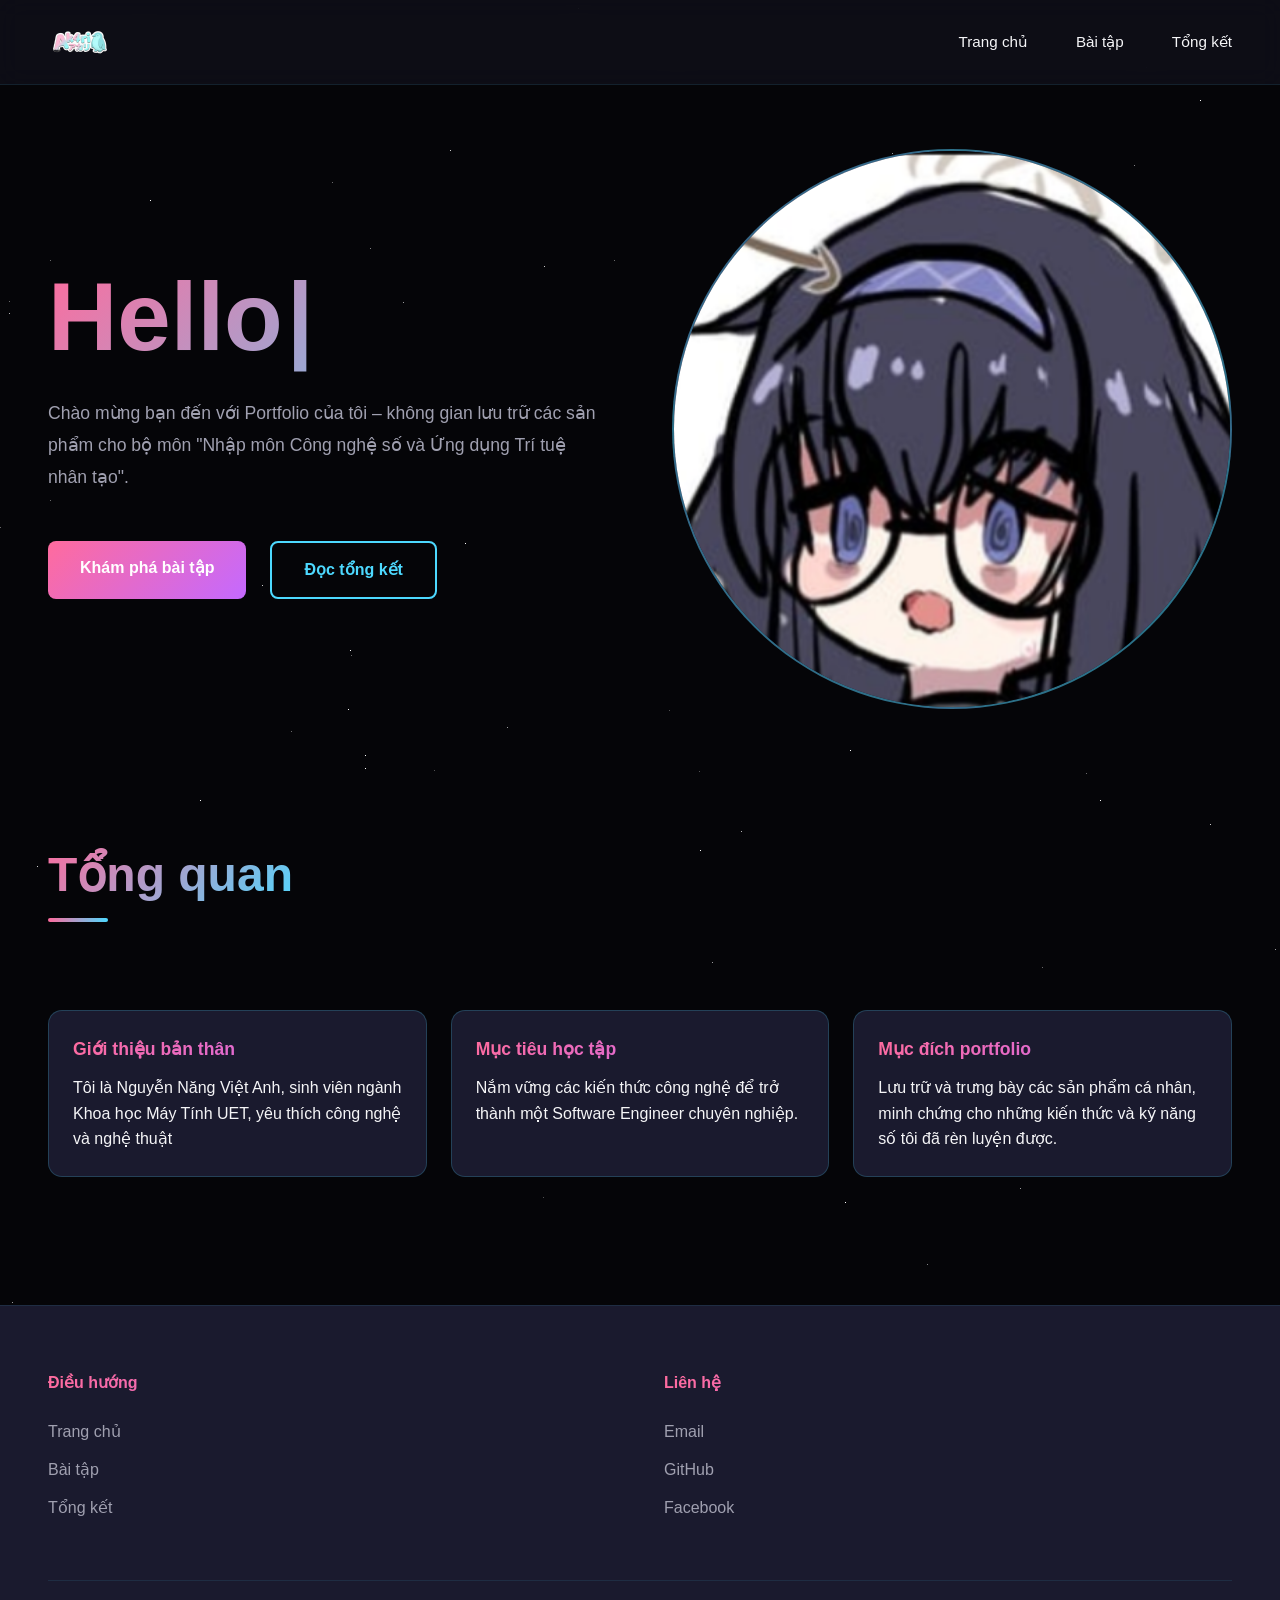
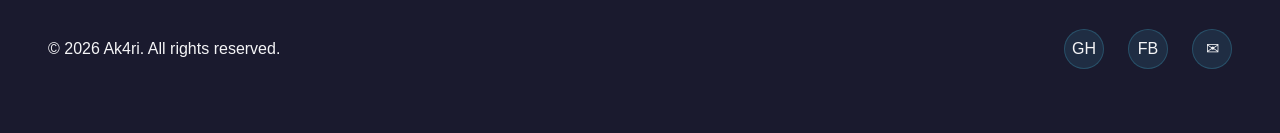
<file: index.html>
<!doctype html>
<html lang="vi"><head><script data-od-sandbox-shim="">(function(){
  function makeStore(){
    var data = {};
    var api = {
      getItem: function(k){ return Object.prototype.hasOwnProperty.call(data, k) ? data[k] : null; },
      setItem: function(k, v){ data[k] = String(v); },
      removeItem: function(k){ delete data[k]; },
      clear: function(){ data = {}; },
      key: function(i){ return Object.keys(data)[i] || null; }
    };
    Object.defineProperty(api, 'length', { get: function(){ return Object.keys(data).length; } });
    return api;
  }
  function tryShim(name){
    var works = false;
    try { works = !!window[name] && typeof window[name].getItem === 'function'; void window[name].length; }
    catch (_) { works = false; }
    if (works) return;
    try { Object.defineProperty(window, name, { configurable: true, value: makeStore() }); }
    catch (_) { try { window[name] = makeStore(); } catch (__) {} }
  }
  tryShim('localStorage');
  tryShim('sessionStorage');
  document.addEventListener('click', (e) => {
    if (!e.target || !(e.target instanceof Element)) return;
    var link = e.target.closest('a[href]');
    if (!link) return;
    var href = link.getAttribute('href');
    if (href === null) return;
    var isAnchor = href.startsWith('#') || href === '';
    if (isAnchor) {
      e.preventDefault();
      if (href === '' || href === '#') {
        window.scrollTo({ top: 0 });
        history.replaceState(null, '', ' ');
      } else {
        var targetId = href.slice(1);
        var target = targetId ? document.getElementById(targetId) : null;
        if (target) {
          target.scrollIntoView();
          location.hash === href && history.replaceState(null, '', ' ');
          location.hash = href;
        }
      }
    } else if (link.getAttribute('target') === '_blank') {
      e.preventDefault();
      let safe = false;
      try {
        var url = new URL(href, location.href);
        safe =
          url.protocol === 'http:' ||
          url.protocol === 'https:' ||
          url.protocol === 'mailto:';
      } catch (_) {}
      safe && window.open(href, '_blank', 'noopener,noreferrer');
    }
  });
})();</script>
  <meta charset="UTF-8">
  <meta name="viewport" content="width=device-width, initial-scale=1.0">
  <title>Portfolio — Trang chủ</title>
  <link rel="stylesheet" href="starfield.css">
  <style>
    * {
      margin: 0;
      padding: 0;
      box-sizing: border-box;
    }

    :root {
      --primary-pink: #FF6B9D;
      --primary-purple: #C469FF;
      --primary-cyan: #4DD9FF;
      --bg: #050508;
      --surface: #1A1A2E;
      --text: #F5F5F7;
      --text-muted: #A0A0B0;
      --accent: var(--primary-pink);

      --font-display: 'Inter', -apple-system, BlinkMacSystemFont, 'Segoe UI', sans-serif;
      --font-body: 'Inter', -apple-system, BlinkMacSystemFont, 'Segoe UI', sans-serif;

      --spacing-sm: 0.75rem;
      --spacing-md: 1.5rem;
      --spacing-lg: 3rem;
      --spacing-xl: 4rem;
    }

    body.light-mode {
      --primary-pink: #F08ACD;
      --primary-purple: #DA9DFF;
      --primary-cyan: #7AE8E8;
      --bg: #FEF8F9;
      --surface: #FFEEF4;
      --text: #5A4A5A;
      --text-muted: #9A8A9A;
      --accent: #F08ACD;
    }

    body {
      font-family: var(--font-body);
      background: var(--bg);
      color: var(--text);
      color-scheme: dark;
      line-height: 1.6;
      overflow-x: hidden;
      transition: background 0.3s ease, color 0.3s ease;
    }


    nav {
      display: flex;
      justify-content: space-between;
      align-items: center;
      padding: var(--spacing-md) var(--spacing-lg);
      backdrop-filter: blur(12px);
      background: rgba(15, 15, 26, 0.8);
      border-bottom: 1px solid rgba(77, 217, 255, 0.1);
      position: sticky;
      top: 0;
      z-index: 100;
      transition: background 0.3s ease, border-color 0.3s ease;
    }

    body.light-mode nav {
      background: rgba(254, 232, 244, 0.85);
      border-bottom: 1px solid rgba(240, 138, 205, 0.2);
    }

    .logo img {
      height: 36px;
      width: auto;
      display: block;
    }

    nav ul {
      display: flex;
      list-style: none;
      gap: var(--spacing-lg);
    }

    nav a {
      text-decoration: none;
      color: var(--text);
      font-size: 0.95rem;
      font-weight: 500;
      transition: color 0.3s ease;
      position: relative;
    }

    nav a:hover {
      color: var(--primary-cyan);
    }

    nav a::after {
      content: '';
      position: absolute;
      bottom: -4px;
      left: 0;
      width: 0;
      height: 2px;
      background: linear-gradient(90deg, var(--primary-pink), var(--primary-cyan));
      transition: width 0.3s ease;
    }

    nav a:hover::after {
      width: 100%;
    }

    .theme-toggle {
      background: none;
      border: none;
      font-size: 1.5rem;
      cursor: pointer;
      transition: transform 0.3s ease;
      padding: 0.5rem;
      display: flex;
      align-items: center;
      justify-content: center;
    }

    .theme-toggle:hover {
      transform: scale(1.15) rotate(20deg);
    }

    .hero {
      display: grid;
      grid-template-columns: 1fr 1fr;
      align-items: center;
      gap: var(--spacing-xl);
      padding: var(--spacing-xl) var(--spacing-lg);
      max-width: 1400px;
      margin: 0 auto;
    }

    .hero-content h1 {
      font-size: clamp(3.75rem, 9vw, 6rem);
      font-weight: 800;
      line-height: 1.2;
      margin-bottom: var(--spacing-md);
      background: linear-gradient(135deg, var(--primary-pink), var(--primary-cyan));
      -webkit-background-clip: text;
      background-clip: text;
      -webkit-text-fill-color: transparent;
    }

    .typing-cursor {
      display: inline-block;
      margin-left: 4px;
      color: var(--primary-cyan);
      animation: blink 0.9s steps(1) infinite;
    }

    @keyframes blink {
      0%, 50% { opacity: 1; }
      50.01%, 100% { opacity: 0; }
    }

    .hero-content p {
      font-size: 1.1rem;
      color: var(--text-muted);
      margin-bottom: var(--spacing-lg);
      line-height: 1.8;
    }

    .cta-buttons {
      display: flex;
      gap: var(--spacing-md);
      flex-wrap: wrap;
    }

    .btn {
      padding: 0.875rem 2rem;
      border: none;
      border-radius: 8px;
      font-size: 1rem;
      font-weight: 600;
      cursor: pointer;
      transition: all 0.3s ease;
      text-decoration: none;
      display: inline-block;
      text-align: center;
    }

    .btn-primary {
      background: linear-gradient(135deg, var(--primary-pink), var(--primary-purple));
      color: white;
      border: none;
    }

    .btn-primary:hover {
      transform: translateY(-2px);
      box-shadow: 0 12px 24px rgba(255, 107, 157, 0.3);
    }

    .btn-secondary {
      background: transparent;
      color: var(--primary-cyan);
      border: 2px solid var(--primary-cyan);
    }

    .btn-secondary:hover {
      background: rgba(77, 217, 255, 0.1);
      transform: translateY(-2px);
    }

    .hero-image {
      position: relative;
      width: 100%;
      aspect-ratio: 1 / 1;
      background: linear-gradient(135deg, rgba(196, 105, 255, 0.2), rgba(77, 217, 255, 0.2));
      border-radius: 20px;
      display: flex;
      align-items: center;
      justify-content: center;
      overflow: hidden;
      border: 1px solid rgba(77, 217, 255, 0.3);
    }

    .avatar-frame {
      border-radius: 50%;
      overflow: hidden;
      border: 2px solid rgba(77, 217, 255, 0.4);
    }

    .avatar-image {
      width: 100%;
      height: 100%;
      object-fit: cover;
      display: block;
    }

    .section {
      padding: var(--spacing-xl) var(--spacing-lg);
      max-width: 1400px;
      margin: 0 auto;
    }

    .section-title {
      font-size: clamp(2rem, 5vw, 3rem);
      font-weight: 800;
      margin-bottom: var(--spacing-lg);
      position: relative;
      display: inline-block;
      background: linear-gradient(135deg, var(--primary-pink), var(--primary-cyan));
      -webkit-background-clip: text;
      background-clip: text;
      -webkit-text-fill-color: transparent;
    }

    .section-title::after {
      content: '';
      position: absolute;
      bottom: -8px;
      left: 0;
      width: 60px;
      height: 4px;
      background: linear-gradient(90deg, var(--primary-pink), var(--primary-cyan));
      border-radius: 2px;
    }

    .about-grid {
      display: grid;
      grid-template-columns: repeat(auto-fit, minmax(260px, 1fr));
      gap: var(--spacing-md);
      margin-top: var(--spacing-lg);
    }

    .about-card {
      background: var(--surface);
      border: 1px solid rgba(77, 217, 255, 0.2);
      border-radius: 14px;
      padding: var(--spacing-md);
    }

    .about-card h3 {
      font-size: 1.1rem;
      margin-bottom: var(--spacing-sm);
    }

    h3 {
      background: linear-gradient(135deg, var(--primary-pink), var(--primary-purple));
      -webkit-background-clip: text;
      background-clip: text;
      -webkit-text-fill-color: transparent;
    }

    footer {
      background: var(--surface);
      border-top: 1px solid rgba(77, 217, 255, 0.1);
      padding: var(--spacing-xl) var(--spacing-lg);
      margin-top: var(--spacing-xl);
    }

    .footer-content {
      max-width: 1400px;
      margin: 0 auto;
      display: grid;
      grid-template-columns: repeat(auto-fit, minmax(250px, 1fr));
      gap: var(--spacing-lg);
      margin-bottom: var(--spacing-lg);
    }

    .footer-section h3 {
      font-size: 1rem;
      font-weight: 700;
      margin-bottom: var(--spacing-md);
      color: var(--text);
    }

    .footer-section ul {
      list-style: none;
    }

    .footer-section ul li {
      margin-bottom: var(--spacing-sm);
    }

    .footer-section a {
      color: var(--text-muted);
      text-decoration: none;
      transition: color 0.3s ease;
    }

    .footer-section a:hover {
      color: var(--primary-cyan);
    }

    .footer-bottom {
      border-top: 1px solid rgba(77, 217, 255, 0.1);
      padding-top: var(--spacing-lg);
      display: flex;
      justify-content: space-between;
      align-items: center;
      flex-wrap: wrap;
      gap: var(--spacing-md);
    }

    .social-links {
      display: flex;
      gap: var(--spacing-md);
    }

    .social-links a {
      width: 40px;
      height: 40px;
      display: flex;
      align-items: center;
      justify-content: center;
      background: rgba(77, 217, 255, 0.1);
      border-radius: 50%;
      color: var(--text);
      text-decoration: none;
      transition: all 0.3s ease;
      border: 1px solid rgba(77, 217, 255, 0.2);
    }

    .social-links a:hover {
      background: var(--primary-cyan);
      color: var(--bg);
      border-color: var(--primary-cyan);
    }

    @media (max-width: 768px) {
      nav {
        padding: var(--spacing-md);
      }

      nav ul {
        gap: var(--spacing-md);
      }

      .hero {
        grid-template-columns: 1fr;
        padding: var(--spacing-lg) var(--spacing-md);
      }

      .section {
        padding: var(--spacing-lg) var(--spacing-md);
      }
    }
  </style>
<style data-od-tweaks-bridge-style="">
[data-od-tweaks-hidden] .tw-panel {
  transform: translateX(calc(100% + 32px)) !important;
  opacity: 0 !important;
  pointer-events: none !important;
}
.tw-restore { display: none !important; }
</style><script data-od-tweaks-bridge="">(function(){
  document.documentElement.setAttribute('data-od-tweaks-hidden', '');

  var suppressEcho = false;
  var observer = null;

  function panelEl(){ return document.querySelector('.tw-panel'); }

  function applyClassesToPanel(visible){
    var panel = panelEl();
    if (panel) panel.classList.toggle('tw-hidden', !visible);
  }

  function setPanelVisible(visible){
    suppressEcho = true;
    document.documentElement.toggleAttribute('data-od-tweaks-hidden', !visible);
    applyClassesToPanel(visible);
    Promise.resolve().then(function(){ suppressEcho = false; });
  }

  function postState(){
    var panel = panelEl();
    if (!panel) return;
    try {
      parent.postMessage({
        type: 'od:tweaks-panel-state',
        visible: !panel.classList.contains('tw-hidden'),
      }, '*');
    } catch (e) {}
  }

  function postAvailability(){
    try {
      parent.postMessage({
        type: 'od:tweaks-available',
        available: !!panelEl(),
      }, '*');
    } catch (e) {}
  }

  function attachObserver(){
    var panel = panelEl();
    if (!panel || observer) return;
    observer = new MutationObserver(function(){
      if (suppressEcho) return;
      postState();
    });
    observer.observe(panel, { attributes: true, attributeFilter: ['class'] });
  }

  function onReady(){
    var panel = panelEl();
    var initialVisible = !!panel && !panel.classList.contains('tw-hidden');
    document.documentElement.toggleAttribute('data-od-tweaks-hidden', !initialVisible);
    applyClassesToPanel(initialVisible);
    attachObserver();
    postAvailability();
    postState();
  }

  if (document.readyState === 'loading') {
    document.addEventListener('DOMContentLoaded', onReady);
  } else {
    onReady();
  }

  window.addEventListener('message', function(ev){
    if (!ev.data || ev.data.type !== 'od:tweaks-panel-visible') return;
    setPanelVisible(!!ev.data.visible);
  });
})();</script></head>
<body>
  <nav data-od-id="path-0">
    <a class="logo" href="index.html" data-od-id="path-0-0">
      <img src="images/logo.png" alt="Logo" />
    </a>
    <ul>
      <li><a href="index.html" data-od-id="path-0-1-0-0">Trang chủ</a></li>
      <li><a href="projects.html" data-od-id="path-0-1-2-0">Bài tập</a></li>
      <li><a href="summary.html" data-od-id="path-0-1-3-0">Tổng kết</a></li>
    </ul>
  </nav>

  <main>
    <section class="hero" data-od-id="path-1">
      <div class="hero-content" data-od-id="path-1-0">
        <h1 data-od-id="path-1-0-0"><span id="typingText"></span><span class="typing-cursor">|</span></h1>
        <p>Chào mừng bạn đến với Portfolio của tôi – không gian lưu trữ các sản phẩm cho bộ môn "Nhập môn Công nghệ số và Ứng dụng Trí tuệ nhân tạo".</p>
        <div class="cta-buttons">
          <a class="btn btn-primary" href="projects.html">Khám phá bài tập</a>
          <a class="btn btn-secondary" href="summary.html">Đọc tổng kết</a>
        </div>
      </div>
      <div class="hero-image avatar-frame" data-od-id="path-1-1">
        <img class="avatar-image" src="images/Avatar.png" alt="Ảnh đại diện" />
      </div>
    </section>

    <section class="section" data-od-id="path-2">
      <h2 class="section-title">Tổng quan</h2>
      <div class="about-grid">
        <div class="about-card">
          <h3>Giới thiệu bản thân</h3>
          <p>Tôi là Nguyễn Năng Việt Anh, sinh viên ngành Khoa học Máy Tính UET, yêu thích công nghệ và nghệ thuật</p>
        </div>
        <div class="about-card">
          <h3>Mục tiêu học tập</h3>
          <p>Nắm vững các kiến thức công nghệ để trở thành một Software Engineer chuyên nghiệp.</p>
        </div>
        <div class="about-card">
          <h3>Mục đích portfolio</h3>
          <p>Lưu trữ và trưng bày các sản phẩm cá nhân, minh chứng cho những kiến thức và kỹ năng số tôi đã rèn luyện được.</p>
        </div>
      </div>
    </section>
  </main>

  <footer data-od-id="path-4">
    <div class="footer-content" data-od-id="path-4-0">
      <div class="footer-section">
        <h3 data-od-id="path-4-0-0-0">Điều hướng</h3>
        <ul>
          <li><a href="index.html" data-od-id="path-4-0-0-1-0-0">Trang chủ</a></li>
          <li><a href="projects.html" data-od-id="path-4-0-0-1-1-0">Bài tập</a></li>
          <li><a href="summary.html" data-od-id="path-4-0-0-1-2-0">Tổng kết</a></li>
        </ul>
      </div>
      <div class="footer-section">
        <h3 data-od-id="path-4-0-1-0">Liên hệ</h3>
        <ul>
          <li><a href="mailto:akari@student.edu" data-od-id="path-4-0-1-1-0-0">Email</a></li>
          <li><a href="https://github.com/ak4ri" data-od-id="path-4-0-1-1-1-0">GitHub</a></li>
          <li><a href="https://www.facebook.com/vietanh.nguyennang" data-od-id="path-4-0-1-1-2-0">Facebook</a></li>
        </ul>
      </div>
    </div>
    <div class="footer-bottom" data-od-id="path-4-1">
      <p>© 2026 Ak4ri. All rights reserved.</p>
      <div class="social-links">
        <a href="https://github.com/ak4ri" title="GitHub" data-od-id="path-4-1-1-0">GH</a>
        <a href="https://www.facebook.com/vietanh.nguyennang" title="Facebook" data-od-id="path-4-1-1-1">FB</a>
        <a href="mailto:akari@student.edu" title="Email" data-od-id="path-4-1-1-2">✉</a>
      </div>
    </div>
  </footer>

  <script>
    const greetings = [
      'Hello',
      'Xin chao',
      'Bonjour',
      'Hola',
      'Ciao',
      'こんにちは',
      '안녕하세요',
      'Hallo'
    ];

    const typingEl = document.getElementById('typingText');
    let greetIndex = 0;
    let charIndex = 0;
    let deleting = false;

    function typeLoop() {
      const current = greetings[greetIndex];
      if (!deleting) {
        typingEl.textContent = current.slice(0, charIndex + 1);
        charIndex += 1;
        if (charIndex === current.length) {
          deleting = true;
          setTimeout(typeLoop, 1400);
          return;
        }
      } else {
        typingEl.textContent = current.slice(0, charIndex - 1);
        charIndex -= 1;
        if (charIndex === 0) {
          deleting = false;
          greetIndex = (greetIndex + 1) % greetings.length;
        }
      }
      const speed = deleting ? 45 : 85;
      setTimeout(typeLoop, speed);
    }

    typeLoop();
  </script>

<script data-od-snapshot-bridge="">(function(){
  function copyComputedStyle(source, target){
    if (!source || !target || source.nodeType !== 1 || target.nodeType !== 1) return;
    var computed = window.getComputedStyle(source);
    var style = target.getAttribute('style') || '';
    for (var i = 0; i < computed.length; i++){
      var prop = computed[i];
      style += prop + ':' + computed.getPropertyValue(prop) + ';';
    }
    target.setAttribute('style', style);
  }
  function syncElementState(source, target){
    var tag = source.tagName ? source.tagName.toLowerCase() : '';
    if (tag === 'img' && source.currentSrc) target.setAttribute('src', source.currentSrc);
    if (tag === 'input' || tag === 'textarea') target.setAttribute('value', source.value || '');
    if (tag === 'canvas') {
      try {
        var img = document.createElement('img');
        img.setAttribute('src', source.toDataURL('image/png'));
        img.setAttribute('style', target.getAttribute('style') || '');
        target.parentNode && target.parentNode.replaceChild(img, target);
      } catch (_) {}
    }
  }
  function inlineSnapshotStyles(originalRoot, cloneRoot){
    copyComputedStyle(originalRoot, cloneRoot);
    syncElementState(originalRoot, cloneRoot);
    var originals = originalRoot.querySelectorAll('*');
    var clones = cloneRoot.querySelectorAll('*');
    var count = Math.min(originals.length, clones.length);
    for (var i = 0; i < count; i++){
      copyComputedStyle(originals[i], clones[i]);
      syncElementState(originals[i], clones[i]);
    }
    var scripts = cloneRoot.querySelectorAll('script');
    for (var s = scripts.length - 1; s >= 0; s--) scripts[s].remove();
  }
  function waitForImages(){
    var imgs = Array.prototype.slice.call(document.images || []);
    return Promise.all(imgs.map(function(img){
      if (img.complete) return Promise.resolve();
      return new Promise(function(resolve){
        img.addEventListener('load', resolve, { once: true });
        img.addEventListener('error', resolve, { once: true });
      });
    }));
  }
  function renderSnapshot(id){
    var w = Math.max(1, window.innerWidth || document.documentElement.clientWidth || 1);
    var h = Math.max(1, window.innerHeight || document.documentElement.clientHeight || 1);
    var dpr = window.devicePixelRatio || 1;
    var docW = Math.max(w, document.documentElement.scrollWidth || 0, document.body ? document.body.scrollWidth : 0);
    var docH = Math.max(h, document.documentElement.scrollHeight || 0, document.body ? document.body.scrollHeight : 0);
    var clone = document.documentElement.cloneNode(true);
    clone.setAttribute('xmlns', 'http://www.w3.org/1999/xhtml');
    inlineSnapshotStyles(document.documentElement, clone);
    var serializer = new XMLSerializer();
    var html = serializer.serializeToString(clone);
    var svg = '<svg xmlns="http://www.w3.org/2000/svg" width="' + w + '" height="' + h + '" viewBox="0 0 ' + w + ' ' + h + '">' +
      '<foreignObject x="' + (-window.scrollX || 0) + '" y="' + (-window.scrollY || 0) + '" width="' + docW + '" height="' + docH + '">' +
      html +
      '</foreignObject></svg>';
    var img = new Image();
    img.onload = function(){
      try {
        var canvas = document.createElement('canvas');
        canvas.width = Math.max(1, Math.floor(w * dpr));
        canvas.height = Math.max(1, Math.floor(h * dpr));
        var ctx = canvas.getContext('2d');
        if (!ctx) throw new Error('no 2d context');
        ctx.scale(dpr, dpr);
        ctx.drawImage(img, 0, 0, w, h);
        window.parent.postMessage({ type: 'od:snapshot:result', id: id, dataUrl: canvas.toDataURL('image/png'), w: canvas.width, h: canvas.height }, '*');
      } catch (err) {
        window.parent.postMessage({ type: 'od:snapshot:result', id: id, error: String(err && err.message || err) }, '*');
      }
    };
    img.onerror = function(){
      window.parent.postMessage({ type: 'od:snapshot:result', id: id, error: 'snapshot image failed' }, '*');
    };
    img.src = 'data:image/svg+xml;charset=utf-8,' + encodeURIComponent(svg);
  }
  window.addEventListener('message', function(ev){
    var data = ev && ev.data;
    if (!data || data.type !== 'od:snapshot' || !data.id) return;
    waitForImages().then(function(){ renderSnapshot(String(data.id)); });
  });
})();</script><script data-od-srcdoc-transport-activation="">(function(){
  window.addEventListener('message', function(ev){
    var data = ev && ev.data;
    if (!data || data.type !== 'od:srcdoc-transport-activate' || typeof data.html !== 'string') return;
    document.open();
    document.write(data.html);
    document.close();
  });
})();</script></body></html>
</file>
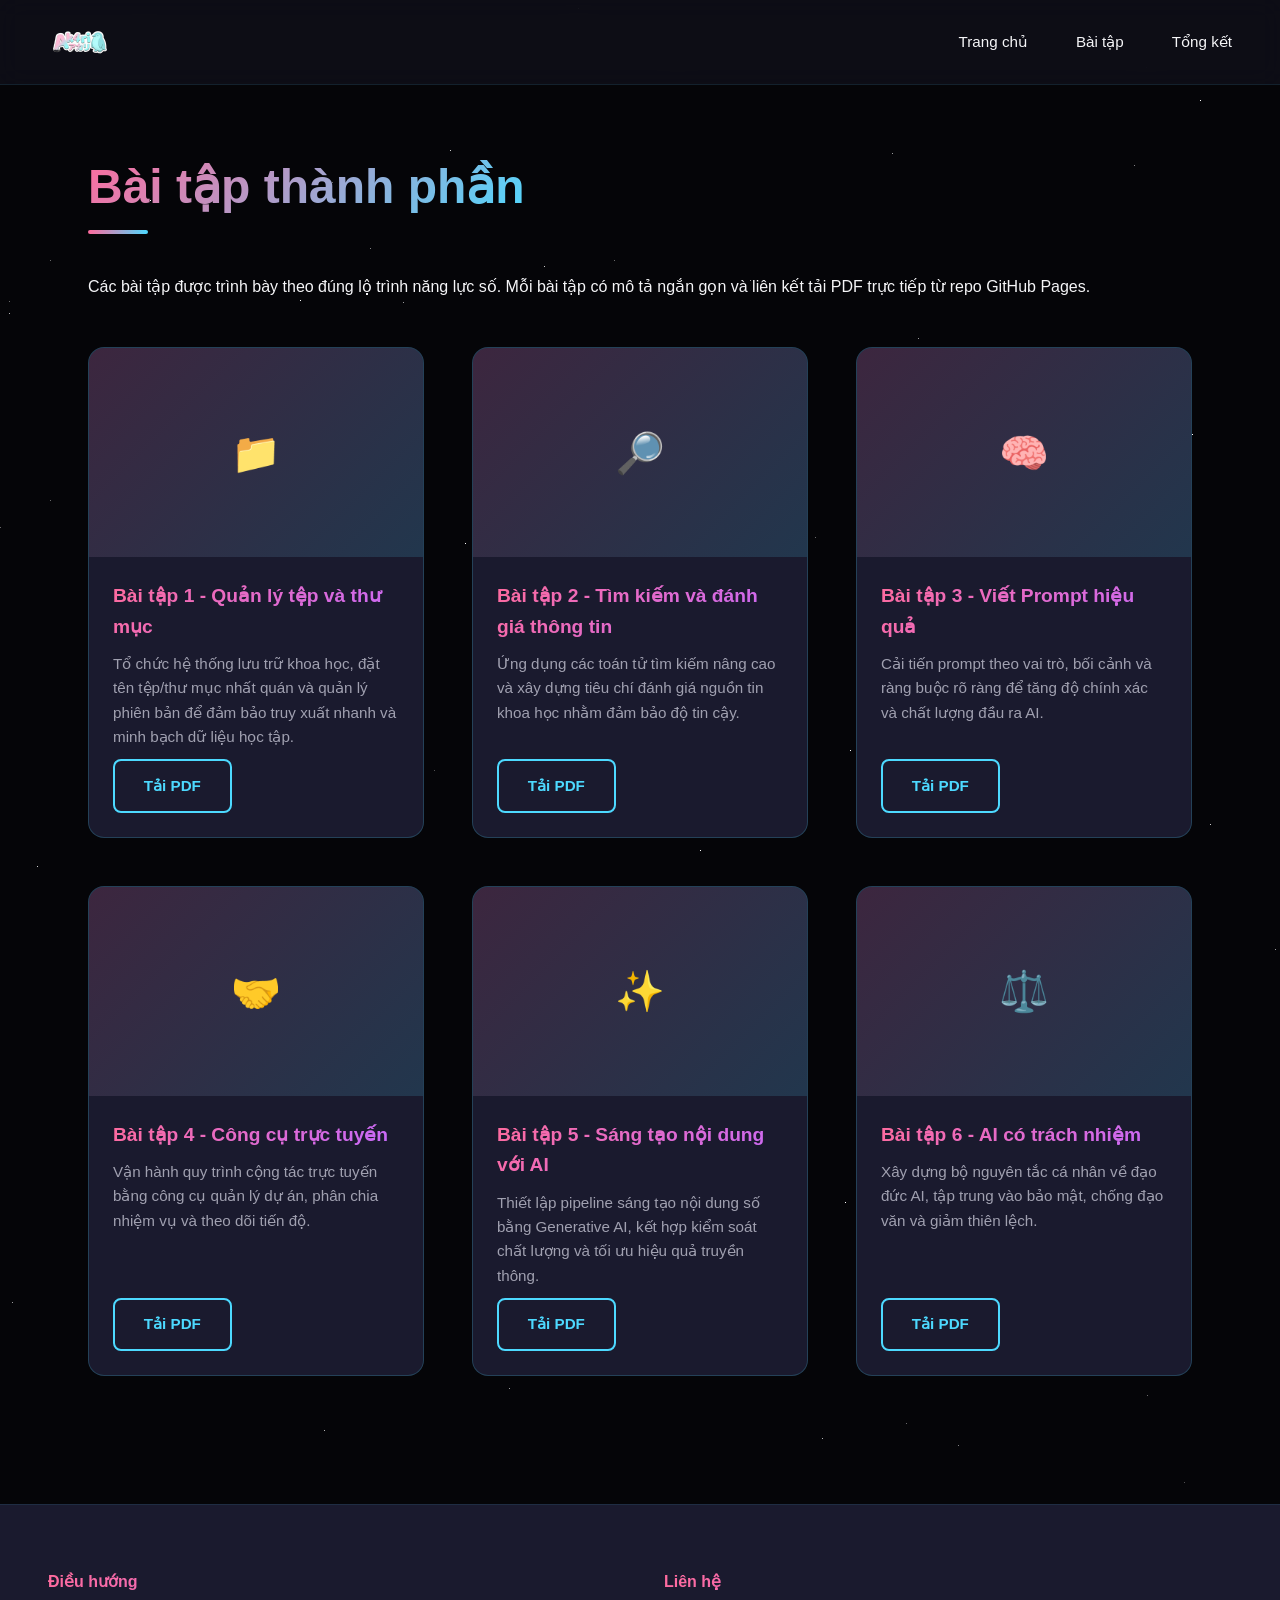
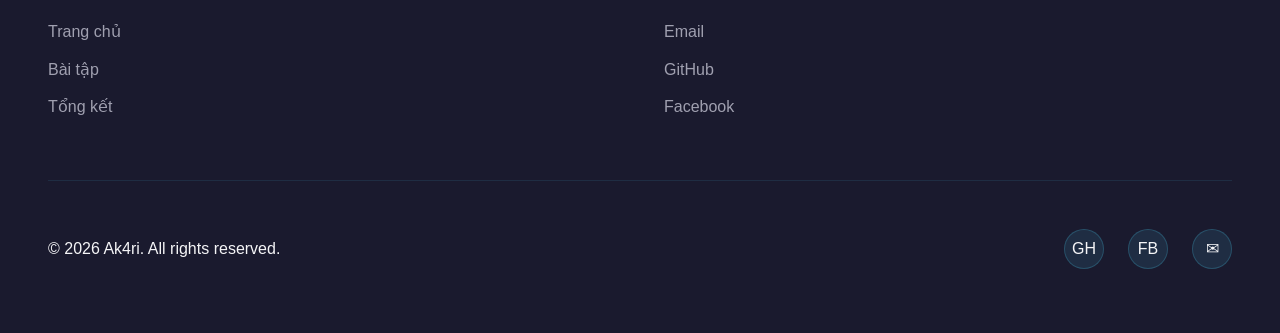
<file: projects.html>
<!doctype html>
<html lang="vi"><head><script data-od-sandbox-shim="">(function(){
  function makeStore(){
    var data = {};
    var api = {
      getItem: function(k){ return Object.prototype.hasOwnProperty.call(data, k) ? data[k] : null; },
      setItem: function(k, v){ data[k] = String(v); },
      removeItem: function(k){ delete data[k]; },
      clear: function(){ data = {}; },
      key: function(i){ return Object.keys(data)[i] || null; }
    };
    Object.defineProperty(api, 'length', { get: function(){ return Object.keys(data).length; } });
    return api;
  }
  function tryShim(name){
    var works = false;
    try { works = !!window[name] && typeof window[name].getItem === 'function'; void window[name].length; }
    catch (_) { works = false; }
    if (works) return;
    try { Object.defineProperty(window, name, { configurable: true, value: makeStore() }); }
    catch (_) { try { window[name] = makeStore(); } catch (__) {} }
  }
  tryShim('localStorage');
  tryShim('sessionStorage');
  document.addEventListener('click', (e) => {
    if (!e.target || !(e.target instanceof Element)) return;
    var link = e.target.closest('a[href]');
    if (!link) return;
    var href = link.getAttribute('href');
    if (href === null) return;
    var isAnchor = href.startsWith('#') || href === '';
    if (isAnchor) {
      e.preventDefault();
      if (href === '' || href === '#') {
        window.scrollTo({ top: 0 });
        history.replaceState(null, '', ' ');
      } else {
        var targetId = href.slice(1);
        var target = targetId ? document.getElementById(targetId) : null;
        if (target) {
          target.scrollIntoView();
          location.hash === href && history.replaceState(null, '', ' ');
          location.hash = href;
        }
      }
    } else if (link.getAttribute('target') === '_blank') {
      e.preventDefault();
      let safe = false;
      try {
        var url = new PortfolioURL(href, location.href);
        safe =
          url.protocol === 'http:' ||
          url.protocol === 'https:' ||
          url.protocol === 'mailto:';
      } catch (_) {}
      safe && window.open(href, '_blank', 'noopener,noreferrer');
    }
  });
})();</script>
  <meta charset="UTF-8">
  <meta name="viewport" content="width=device-width, initial-scale=1.0">
  <title>Portfolio — Bài tập</title>
  <link rel="stylesheet" href="starfield.css">
  <style>
    * {
      margin: 0;
      padding: 0;
      box-sizing: border-box;
    }

    :root {
      --primary-pink: #FF6B9D;
      --primary-purple: #C469FF;
      --primary-cyan: #4DD9FF;
      --bg: #050508;
      --surface: #1A1A2E;
      --text: #F5F5F7;
      --text-muted: #A0A0B0;
      --accent: var(--primary-pink);

      --font-display: 'Inter', -apple-system, BlinkMacSystemFont, 'Segoe UI', sans-serif;
      --font-body: 'Inter', -apple-system, BlinkMacSystemFont, 'Segoe UI', sans-serif;

      --spacing-sm: 0.75rem;
      --spacing-md: 1.5rem;
      --spacing-lg: 3rem;
      --spacing-xl: 4rem;
    }

    body.light-mode {
      --primary-pink: #F08ACD;
      --primary-purple: #DA9DFF;
      --primary-cyan: #7AE8E8;
      --bg: #FEF8F9;
      --surface: #FFEEF4;
      --text: #5A4A5A;
      --text-muted: #9A8A9A;
      --accent: #F08ACD;
    }

    body {
      font-family: var(--font-body);
      background: var(--bg);
      color: var(--text);
      color-scheme: dark;
      line-height: 1.6;
      overflow-x: hidden;
      transition: background 0.3s ease, color 0.3s ease;
    }


    nav {
      display: flex;
      justify-content: space-between;
      align-items: center;
      padding: var(--spacing-md) var(--spacing-lg);
      backdrop-filter: blur(12px);
      background: rgba(15, 15, 26, 0.8);
      border-bottom: 1px solid rgba(77, 217, 255, 0.1);
      position: sticky;
      top: 0;
      z-index: 100;
      transition: background 0.3s ease, border-color 0.3s ease;
    }

    body.light-mode nav {
      background: rgba(254, 232, 244, 0.85);
      border-bottom: 1px solid rgba(240, 138, 205, 0.2);
    }

    .logo img {
      height: 36px;
      width: auto;
      display: block;
    }

    nav ul {
      display: flex;
      list-style: none;
      gap: var(--spacing-lg);
    }

    nav a {
      text-decoration: none;
      color: var(--text);
      font-size: 0.95rem;
      font-weight: 500;
      transition: color 0.3s ease;
      position: relative;
    }

    nav a:hover {
      color: var(--primary-cyan);
    }

    nav a::after {
      content: '';
      position: absolute;
      bottom: -4px;
      left: 0;
      width: 0;
      height: 2px;
      background: linear-gradient(90deg, var(--primary-pink), var(--primary-cyan));
      transition: width 0.3s ease;
    }

    nav a:hover::after {
      width: 100%;
    }

    .theme-toggle {
      background: none;
      border: none;
      font-size: 1.5rem;
      cursor: pointer;
      transition: transform 0.3s ease;
      padding: 0.5rem;
      display: flex;
      align-items: center;
      justify-content: center;
    }

    .theme-toggle:hover {
      transform: scale(1.15) rotate(20deg);
    }

    .section {
      padding: var(--spacing-xl) var(--spacing-lg);
      max-width: 1200px;
      margin: 0 auto;
    }

    .section-title {
      font-size: clamp(2rem, 5vw, 3rem);
      font-weight: 800;
      margin-bottom: var(--spacing-lg);
      position: relative;
      display: inline-block;
      background: linear-gradient(135deg, var(--primary-pink), var(--primary-cyan));
      -webkit-background-clip: text;
      background-clip: text;
      -webkit-text-fill-color: transparent;
    }

    .section-title::after {
      content: '';
      position: absolute;
      bottom: -8px;
      left: 0;
      width: 60px;
      height: 4px;
      background: linear-gradient(90deg, var(--primary-pink), var(--primary-cyan));
      border-radius: 2px;
    }

    .projects-grid {
      display: grid;
      grid-template-columns: repeat(auto-fit, minmax(280px, 1fr));
      gap: var(--spacing-lg);
      margin-top: var(--spacing-lg);
    }

    .project-card {
      background: var(--surface);
      border: 1px solid rgba(77, 217, 255, 0.2);
      border-radius: 16px;
      overflow: hidden;
      transition: all 0.3s ease;
      display: flex;
      flex-direction: column;
      height: 100%;
    }

    .project-card:hover {
      border-color: var(--primary-cyan);
      transform: translateY(-6px);
      box-shadow: 0 20px 40px rgba(77, 217, 255, 0.15);
    }

    .project-image {
      width: 100%;
      aspect-ratio: 16 / 10;
      background: linear-gradient(135deg, rgba(255, 107, 157, 0.15), rgba(77, 217, 255, 0.15));
      display: flex;
      align-items: center;
      justify-content: center;
      color: var(--text-muted);
      font-size: 2.5rem;
    }

    .project-content {
      padding: var(--spacing-md);
      display: flex;
      flex-direction: column;
      gap: 0.6rem;
      flex: 1;
    }

    .project-title {
      font-size: 1.2rem;
      font-weight: 700;
      color: var(--text);
    }

    h3 {
      background: linear-gradient(135deg, var(--primary-pink), var(--primary-purple));
      -webkit-background-clip: text;
      background-clip: text;
      -webkit-text-fill-color: transparent;
    }

    .project-description {
      font-size: 0.95rem;
      color: var(--text-muted);
      line-height: 1.6;
    }

    .btn {
      padding: 0.8rem 1.8rem;
      border: none;
      border-radius: 8px;
      font-size: 0.95rem;
      font-weight: 600;
      cursor: pointer;
      transition: all 0.3s ease;
      text-decoration: none;
      display: inline-block;
      text-align: center;
    }

    .btn-secondary {
      background: transparent;
      color: var(--primary-cyan);
      border: 2px solid var(--primary-cyan);
      width: fit-content;
      margin-top: auto;
      align-self: flex-start;
    }

    .btn-secondary:hover {
      background: rgba(77, 217, 255, 0.1);
      transform: translateY(-2px);
    }

    footer {
      background: var(--surface);
      border-top: 1px solid rgba(77, 217, 255, 0.1);
      padding: var(--spacing-xl) var(--spacing-lg);
      margin-top: var(--spacing-xl);
    }

    .footer-content {
      max-width: 1200px;
      margin: 0 auto;
      display: grid;
      grid-template-columns: repeat(auto-fit, minmax(250px, 1fr));
      gap: var(--spacing-lg);
      margin-bottom: var(--spacing-lg);
    }

    .footer-section h3 {
      font-size: 1rem;
      font-weight: 700;
      margin-bottom: var(--spacing-md);
      color: var(--text);
    }

    .footer-section ul {
      list-style: none;
    }

    .footer-section ul li {
      margin-bottom: var(--spacing-sm);
    }

    .footer-section a {
      color: var(--text-muted);
      text-decoration: none;
      transition: color 0.3s ease;
    }

    .footer-section a:hover {
      color: var(--primary-cyan);
    }

    .footer-bottom {
      border-top: 1px solid rgba(77, 217, 255, 0.1);
      padding-top: var(--spacing-lg);
      display: flex;
      justify-content: space-between;
      align-items: center;
      flex-wrap: wrap;
      gap: var(--spacing-md);
    }

    .social-links {
      display: flex;
      gap: var(--spacing-md);
    }

    .social-links a {
      width: 40px;
      height: 40px;
      display: flex;
      align-items: center;
      justify-content: center;
      background: rgba(77, 217, 255, 0.1);
      border-radius: 50%;
      color: var(--text);
      text-decoration: none;
      transition: all 0.3s ease;
      border: 1px solid rgba(77, 217, 255, 0.2);
    }

    .social-links a:hover {
      background: var(--primary-cyan);
      color: var(--bg);
      border-color: var(--primary-cyan);
    }

    @media (max-width: 768px) {
      nav {
        padding: var(--spacing-md);
      }

      nav ul {
        gap: var(--spacing-md);
      }

      .section {
        padding: var(--spacing-lg) var(--spacing-md);
      }

      .projects-grid {
        grid-template-columns: 1fr;
      }
    }
  </style>
<style data-od-tweaks-bridge-style="">
[data-od-tweaks-hidden] .tw-panel {
  transform: translateX(calc(100% + 32px)) !important;
  opacity: 0 !important;
  pointer-events: none !important;
}
.tw-restore { display: none !important; }
</style><script data-od-tweaks-bridge="">(function(){
  document.documentElement.setAttribute('data-od-tweaks-hidden', '');

  var suppressEcho = false;
  var observer = null;

  function panelEl(){ return document.querySelector('.tw-panel'); }

  function applyClassesToPanel(visible){
    var panel = panelEl();
    if (panel) panel.classList.toggle('tw-hidden', !visible);
  }

  function setPanelVisible(visible){
    suppressEcho = true;
    document.documentElement.toggleAttribute('data-od-tweaks-hidden', !visible);
    applyClassesToPanel(visible);
    Promise.resolve().then(function(){ suppressEcho = false; });
  }

  function postState(){
    var panel = panelEl();
    if (!panel) return;
    try {
      parent.postMessage({
        type: 'od:tweaks-panel-state',
        visible: !panel.classList.contains('tw-hidden'),
      }, '*');
    } catch (e) {}
  }

  function postAvailability(){
    try {
      parent.postMessage({
        type: 'od:tweaks-available',
        available: !!panelEl(),
      }, '*');
    } catch (e) {}
  }

  function attachObserver(){
    var panel = panelEl();
    if (!panel || observer) return;
    observer = new MutationObserver(function(){
      if (suppressEcho) return;
      postState();
    });
    observer.observe(panel, { attributes: true, attributeFilter: ['class'] });
  }

  function onReady(){
    var panel = panelEl();
    var initialVisible = !!panel && !panel.classList.contains('tw-hidden');
    document.documentElement.toggleAttribute('data-od-tweaks-hidden', !initialVisible);
    applyClassesToPanel(initialVisible);
    attachObserver();
    postAvailability();
    postState();
  }

  if (document.readyState === 'loading') {
    document.addEventListener('DOMContentLoaded', onReady);
  } else {
    onReady();
  }

  window.addEventListener('message', function(ev){
    if (!ev.data || ev.data.type !== 'od:tweaks-panel-visible') return;
    setPanelVisible(!!ev.data.visible);
  });
})();</script></head>
<body>
  <nav data-od-id="path-0">
    <a class="logo" href="index.html" data-od-id="path-0-0">
      <img src="images/logo.png" alt="Logo" />
    </a>
    <ul>
      <li><a href="index.html" data-od-id="path-0-1-0-0">Trang chủ</a></li>
      <li><a href="projects.html" data-od-id="path-0-1-2-0">Bài tập</a></li>
      <li><a href="summary.html" data-od-id="path-0-1-3-0">Tổng kết</a></li>
    </ul>
  </nav>

  <main>
    <section class="section" data-od-id="path-1">
      <h2 class="section-title">Bài tập thành phần</h2>
      <p>Các bài tập được trình bày theo đúng lộ trình năng lực số. Mỗi bài tập có mô tả ngắn gọn và liên kết tải PDF trực tiếp từ repo GitHub Pages.</p>
      <div class="projects-grid">
        <div class="project-card">
          <div class="project-image">📁</div>
          <div class="project-content">
            <h3 class="project-title">Bài tập 1 - Quản lý tệp và thư mục</h3>
            <p class="project-description">Tổ chức hệ thống lưu trữ khoa học, đặt tên tệp/thư mục nhất quán và quản lý phiên bản để đảm bảo truy xuất nhanh và minh bạch dữ liệu học tập.</p>
            <a class="btn btn-secondary" href="documents/1.pdf" rel="noopener noreferrer" download="nhiem-vu-1-quan-ly-tep.pdf">Tải PDF</a>
          </div>
        </div>

        <div class="project-card">
          <div class="project-image">🔎</div>
          <div class="project-content">
            <h3 class="project-title">Bài tập 2 - Tìm kiếm và đánh giá thông tin</h3>
            <p class="project-description">Ứng dụng các toán tử tìm kiếm nâng cao và xây dựng tiêu chí đánh giá nguồn tin khoa học nhằm đảm bảo độ tin cậy.</p>
            <a class="btn btn-secondary" href="documents/2.pdf" rel="noopener noreferrer" download="nhiem-vu-2-tim-kiem.pdf">Tải PDF</a>
          </div>
        </div>

        <div class="project-card">
          <div class="project-image">🧠</div>
          <div class="project-content">
            <h3 class="project-title">Bài tập 3 - Viết Prompt hiệu quả</h3>
            <p class="project-description">Cải tiến prompt theo vai trò, bối cảnh và ràng buộc rõ ràng để tăng độ chính xác và chất lượng đầu ra AI.</p>
            <a class="btn btn-secondary" href="documents/3.pdf" rel="noopener noreferrer" download="nhiem-vu-3-prompt-engineering.pdf">Tải PDF</a>
          </div>
        </div>

        <div class="project-card">
          <div class="project-image">🤝</div>
          <div class="project-content">
            <h3 class="project-title">Bài tập 4 - Công cụ trực tuyến</h3>
            <p class="project-description">Vận hành quy trình cộng tác trực tuyến bằng công cụ quản lý dự án, phân chia nhiệm vụ và theo dõi tiến độ.</p>
            <a class="btn btn-secondary" href="documents/4.pdf" rel="noopener noreferrer" download="nhiem-vu-4-hop-tac-nhom.pdf">Tải PDF</a>
          </div>
        </div>

        <div class="project-card">
          <div class="project-image">✨</div>
          <div class="project-content">
            <h3 class="project-title">Bài tập 5 - Sáng tạo nội dung với AI</h3>
            <p class="project-description">Thiết lập pipeline sáng tạo nội dung số bằng Generative AI, kết hợp kiểm soát chất lượng và tối ưu hiệu quả truyền thông.</p>
            <a class="btn btn-secondary" href="documents/5.pdf" rel="noopener noreferrer" download="nhiem-vu-5-sang-tao-ai.pdf">Tải PDF</a>
          </div>
        </div>

        <div class="project-card">
          <div class="project-image">⚖️</div>
          <div class="project-content">
            <h3 class="project-title">Bài tập 6 - AI có trách nhiệm</h3>
            <p class="project-description">Xây dựng bộ nguyên tắc cá nhân về đạo đức AI, tập trung vào bảo mật, chống đạo văn và giảm thiên lệch.</p>
            <a class="btn btn-secondary" href="documents/6.pdf" rel="noopener noreferrer" download="nhiem-vu-6-dao-duc-ai.pdf">Tải PDF</a>
          </div>
        </div>
      </div>
    </section>
  </main>

  <footer data-od-id="path-4">
    <div class="footer-content" data-od-id="path-4-0">
      <div class="footer-section">
        <h3 data-od-id="path-4-0-0-0">Điều hướng</h3>
        <ul>
          <li><a href="index.html" data-od-id="path-4-0-0-1-0-0">Trang chủ</a></li>
          <li><a href="projects.html" data-od-id="path-4-0-0-1-1-0">Bài tập</a></li>
          <li><a href="summary.html" data-od-id="path-4-0-0-1-2-0">Tổng kết</a></li>
        </ul>
      </div>
      <div class="footer-section">
        <h3 data-od-id="path-4-0-1-0">Liên hệ</h3>
        <ul>
          <li><a href="mailto:akari@student.edu" data-od-id="path-4-0-1-1-0-0">Email</a></li>
          <li><a href="https://github.com/ak4ri" data-od-id="path-4-0-1-1-1-0">GitHub</a></li>
          <li><a href="https://www.facebook.com/vietanh.nguyennang" data-od-id="path-4-0-1-1-2-0">Facebook</a></li>
        </ul>
      </div>
    </div>
    <div class="footer-bottom" data-od-id="path-4-1">
      <p>© 2026 Ak4ri. All rights reserved.</p>
      <div class="social-links">
        <a href="https://github.com/ak4ri" title="GitHub" data-od-id="path-4-1-1-0">GH</a>
        <a href="https://www.facebook.com/vietanh.nguyennang" title="Facebook" data-od-id="path-4-1-1-1">FB</a>
        <a href="mailto:akari@student.edu" title="Email" data-od-id="path-4-1-1-2">✉</a>
      </div>
    </div>
  </footer>

  </script>

<script data-od-snapshot-bridge="">(function(){
  function copyComputedStyle(source, target){
    if (!source || !target || source.nodeType !== 1 || target.nodeType !== 1) return;
    var computed = window.getComputedStyle(source);
    var style = target.getAttribute('style') || '';
    for (var i = 0; i < computed.length; i++){
      var prop = computed[i];
      style += prop + ':' + computed.getPropertyValue(prop) + ';';
    }
    target.setAttribute('style', style);
  }
  function syncElementState(source, target){
    var tag = source.tagName ? source.tagName.toLowerCase() : '';
    if (tag === 'img' && source.currentSrc) target.setAttribute('src', source.currentSrc);
    if (tag === 'input' || tag === 'textarea') target.setAttribute('value', source.value || '');
    if (tag === 'canvas') {
      try {
        var img = document.createElement('img');
        img.setAttribute('src', source.toDataURL('image/png'));
        img.setAttribute('style', target.getAttribute('style') || '');
        target.parentNode && target.parentNode.replaceChild(img, target);
      } catch (_) {}
    }
  }
  function inlineSnapshotStyles(originalRoot, cloneRoot){
    copyComputedStyle(originalRoot, cloneRoot);
    syncElementState(originalRoot, cloneRoot);
    var originals = originalRoot.querySelectorAll('*');
    var clones = cloneRoot.querySelectorAll('*');
    var count = Math.min(originals.length, clones.length);
    for (var i = 0; i < count; i++){
      copyComputedStyle(originals[i], clones[i]);
      syncElementState(originals[i], clones[i]);
    }
    var scripts = cloneRoot.querySelectorAll('script');
    for (var s = scripts.length - 1; s >= 0; s--) scripts[s].remove();
  }
  function waitForImages(){
    var imgs = Array.prototype.slice.call(document.images || []);
    return Promise.all(imgs.map(function(img){
      if (img.complete) return Promise.resolve();
      return new Promise(function(resolve){
        img.addEventListener('load', resolve, { once: true });
        img.addEventListener('error', resolve, { once: true });
      });
    }));
  }
  function renderSnapshot(id){
    var w = Math.max(1, window.innerWidth || document.documentElement.clientWidth || 1);
    var h = Math.max(1, window.innerHeight || document.documentElement.clientHeight || 1);
    var dpr = window.devicePixelRatio || 1;
    var docW = Math.max(w, document.documentElement.scrollWidth || 0, document.body ? document.body.scrollWidth : 0);
    var docH = Math.max(h, document.documentElement.scrollHeight || 0, document.body ? document.body.scrollHeight : 0);
    var clone = document.documentElement.cloneNode(true);
    clone.setAttribute('xmlns', 'http://www.w3.org/1999/xhtml');
    inlineSnapshotStyles(document.documentElement, clone);
    var serializer = new XMLSerializer();
    var html = serializer.serializeToString(clone);
    var svg = '<svg xmlns="http://www.w3.org/2000/svg" width="' + w + '" height="' + h + '" viewBox="0 0 ' + w + ' ' + h + '">' +
      '<foreignObject x="' + (-window.scrollX || 0) + '" y="' + (-window.scrollY || 0) + '" width="' + docW + '" height="' + docH + '">' +
      html +
      '</foreignObject></svg>';
    var img = new Image();
    img.onload = function(){
      try {
        var canvas = document.createElement('canvas');
        canvas.width = Math.max(1, Math.floor(w * dpr));
        canvas.height = Math.max(1, Math.floor(h * dpr));
        var ctx = canvas.getContext('2d');
        if (!ctx) throw new Error('no 2d context');
        ctx.scale(dpr, dpr);
        ctx.drawImage(img, 0, 0, w, h);
        window.parent.postMessage({ type: 'od:snapshot:result', id: id, dataUrl: canvas.toDataURL('image/png'), w: canvas.width, h: canvas.height }, '*');
      } catch (err) {
        window.parent.postMessage({ type: 'od:snapshot:result', id: id, error: String(err && err.message || err) }, '*');
      }
    };
    img.onerror = function(){
      window.parent.postMessage({ type: 'od:snapshot:result', id: id, error: 'snapshot image failed' }, '*');
    };
    img.src = 'data:image/svg+xml;charset=utf-8,' + encodeURIComponent(svg);
  }
  window.addEventListener('message', function(ev){
    var data = ev && ev.data;
    if (!data || data.type !== 'od:snapshot' || !data.id) return;
    waitForImages().then(function(){ renderSnapshot(String(data.id)); });
  });
})();</script><script data-od-srcdoc-transport-activation="">(function(){
  window.addEventListener('message', function(ev){
    var data = ev && ev.data;
    if (!data || data.type !== 'od:srcdoc-transport-activate' || typeof data.html !== 'string') return;
    document.open();
    document.write(data.html);
    document.close();
  });
})();</script></body></html>
</file>
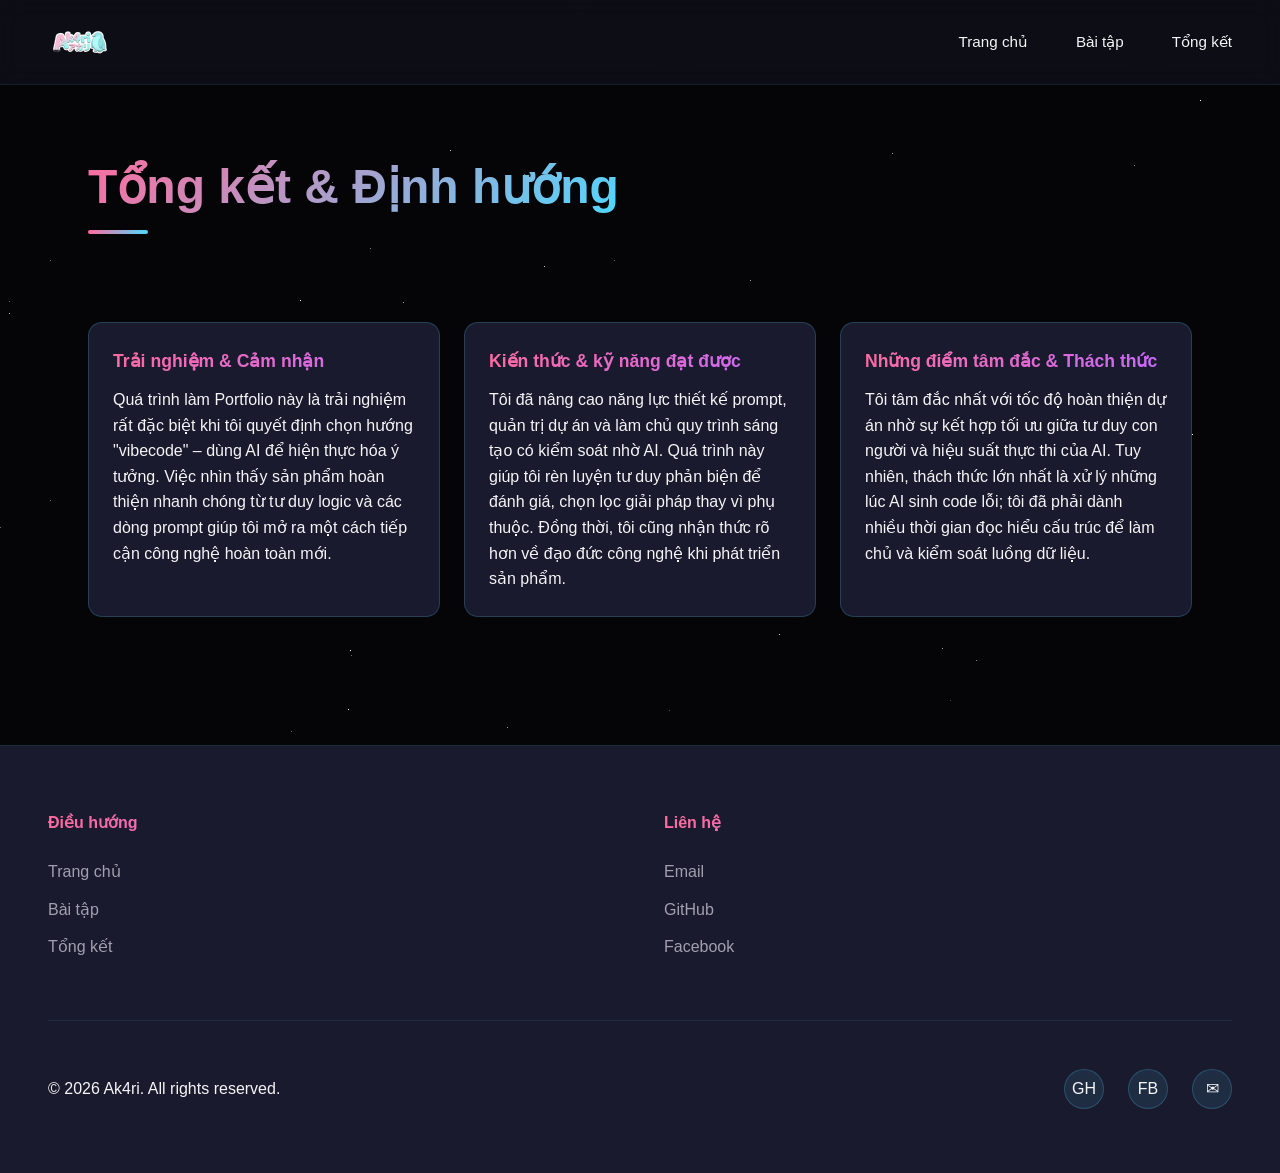
<file: summary.html>
<!doctype html>
<html lang="vi"><head><script data-od-sandbox-shim="">(function(){
  function makeStore(){
    var data = {};
    var api = {
      getItem: function(k){ return Object.prototype.hasOwnProperty.call(data, k) ? data[k] : null; },
      setItem: function(k, v){ data[k] = String(v); },
      removeItem: function(k){ delete data[k]; },
      clear: function(){ data = {}; },
      key: function(i){ return Object.keys(data)[i] || null; }
    };
    Object.defineProperty(api, 'length', { get: function(){ return Object.keys(data).length; } });
    return api;
  }
  function tryShim(name){
    var works = false;
    try { works = !!window[name] && typeof window[name].getItem === 'function'; void window[name].length; }
    catch (_) { works = false; }
    if (works) return;
    try { Object.defineProperty(window, name, { configurable: true, value: makeStore() }); }
    catch (_) { try { window[name] = makeStore(); } catch (__) {} }
  }
  tryShim('localStorage');
  tryShim('sessionStorage');
  document.addEventListener('click', (e) => {
    if (!e.target || !(e.target instanceof Element)) return;
    var link = e.target.closest('a[href]');
    if (!link) return;
    var href = link.getAttribute('href');
    if (href === null) return;
    var isAnchor = href.startsWith('#') || href === '';
    if (isAnchor) {
      e.preventDefault();
      if (href === '' || href === '#') {
        window.scrollTo({ top: 0 });
        history.replaceState(null, '', ' ');
      } else {
        var targetId = href.slice(1);
        var target = targetId ? document.getElementById(targetId) : null;
        if (target) {
          target.scrollIntoView();
          location.hash === href && history.replaceState(null, '', ' ');
          location.hash = href;
        }
      }
    } else if (link.getAttribute('target') === '_blank') {
      e.preventDefault();
      let safe = false;
      try {
        var url = new URL(href, location.href);
        safe =
          url.protocol === 'http:' ||
          url.protocol === 'https:' ||
          url.protocol === 'mailto:';
      } catch (_) {}
      safe && window.open(href, '_blank', 'noopener,noreferrer');
    }
  });
})();</script>
  <meta charset="UTF-8">
  <meta name="viewport" content="width=device-width, initial-scale=1.0">
  <title>Portfolio — Tổng kết</title>
  <link rel="stylesheet" href="starfield.css">
  <style>
    * {
      margin: 0;
      padding: 0;
      box-sizing: border-box;
    }

    :root {
      --primary-pink: #FF6B9D;
      --primary-purple: #C469FF;
      --primary-cyan: #4DD9FF;
      --bg: #050508;
      --surface: #1A1A2E;
      --text: #F5F5F7;
      --text-muted: #A0A0B0;
      --accent: var(--primary-pink);

      --font-display: 'Inter', -apple-system, BlinkMacSystemFont, 'Segoe UI', sans-serif;
      --font-body: 'Inter', -apple-system, BlinkMacSystemFont, 'Segoe UI', sans-serif;

      --spacing-sm: 0.75rem;
      --spacing-md: 1.5rem;
      --spacing-lg: 3rem;
      --spacing-xl: 4rem;
    }

    body.light-mode {
      --primary-pink: #F08ACD;
      --primary-purple: #DA9DFF;
      --primary-cyan: #7AE8E8;
      --bg: #FEF8F9;
      --surface: #FFEEF4;
      --text: #5A4A5A;
      --text-muted: #9A8A9A;
      --accent: #F08ACD;
    }

    body {
      font-family: var(--font-body);
      background: var(--bg);
      color: var(--text);
      color-scheme: dark;
      line-height: 1.6;
      overflow-x: hidden;
      transition: background 0.3s ease, color 0.3s ease;
    }


    nav {
      display: flex;
      justify-content: space-between;
      align-items: center;
      padding: var(--spacing-md) var(--spacing-lg);
      backdrop-filter: blur(12px);
      background: rgba(15, 15, 26, 0.8);
      border-bottom: 1px solid rgba(77, 217, 255, 0.1);
      position: sticky;
      top: 0;
      z-index: 100;
      transition: background 0.3s ease, border-color 0.3s ease;
    }

    body.light-mode nav {
      background: rgba(254, 232, 244, 0.85);
      border-bottom: 1px solid rgba(240, 138, 205, 0.2);
    }

    .logo img {
      height: 36px;
      width: auto;
      display: block;
    }

    nav ul {
      display: flex;
      list-style: none;
      gap: var(--spacing-lg);
    }

    nav a {
      text-decoration: none;
      color: var(--text);
      font-size: 0.95rem;
      font-weight: 500;
      transition: color 0.3s ease;
      position: relative;
    }

    nav a:hover {
      color: var(--primary-cyan);
    }

    nav a::after {
      content: '';
      position: absolute;
      bottom: -4px;
      left: 0;
      width: 0;
      height: 2px;
      background: linear-gradient(90deg, var(--primary-pink), var(--primary-cyan));
      transition: width 0.3s ease;
    }

    nav a:hover::after {
      width: 100%;
    }

    .theme-toggle {
      background: none;
      border: none;
      font-size: 1.5rem;
      cursor: pointer;
      transition: transform 0.3s ease;
      padding: 0.5rem;
      display: flex;
      align-items: center;
      justify-content: center;
    }

    .theme-toggle:hover {
      transform: scale(1.15) rotate(20deg);
    }

    .section {
      padding: var(--spacing-xl) var(--spacing-lg);
      max-width: 1200px;
      margin: 0 auto;
    }

    .section-title {
      font-size: clamp(2rem, 5vw, 3rem);
      font-weight: 800;
      margin-bottom: var(--spacing-lg);
      position: relative;
      display: inline-block;
      background: linear-gradient(135deg, var(--primary-pink), var(--primary-cyan));
      -webkit-background-clip: text;
      background-clip: text;
      -webkit-text-fill-color: transparent;
    }

    .section-title::after {
      content: '';
      position: absolute;
      bottom: -8px;
      left: 0;
      width: 60px;
      height: 4px;
      background: linear-gradient(90deg, var(--primary-pink), var(--primary-cyan));
      border-radius: 2px;
    }

    .summary-grid {
      display: grid;
      grid-template-columns: repeat(auto-fit, minmax(260px, 1fr));
      gap: var(--spacing-md);
      margin-top: var(--spacing-lg);
    }

    .summary-card {
      background: var(--surface);
      border: 1px solid rgba(77, 217, 255, 0.2);
      border-radius: 14px;
      padding: var(--spacing-md);
    }

    .summary-card h3 {
      font-size: 1.1rem;
      margin-bottom: var(--spacing-sm);
    }

    h3 {
      background: linear-gradient(135deg, var(--primary-pink), var(--primary-purple));
      -webkit-background-clip: text;
      background-clip: text;
      -webkit-text-fill-color: transparent;
    }

    .btn {
      padding: 0.85rem 2rem;
      border: none;
      border-radius: 8px;
      font-size: 1rem;
      font-weight: 600;
      cursor: pointer;
      transition: all 0.3s ease;
      text-decoration: none;
      display: inline-block;
      text-align: center;
    }

    .btn-primary {
      background: linear-gradient(135deg, var(--primary-pink), var(--primary-purple));
      color: white;
      border: none;
    }

    .btn-primary:hover {
      transform: translateY(-2px);
      box-shadow: 0 12px 24px rgba(255, 107, 157, 0.3);
    }

    footer {
      background: var(--surface);
      border-top: 1px solid rgba(77, 217, 255, 0.1);
      padding: var(--spacing-xl) var(--spacing-lg);
      margin-top: var(--spacing-xl);
    }

    .footer-content {
      max-width: 1200px;
      margin: 0 auto;
      display: grid;
      grid-template-columns: repeat(auto-fit, minmax(250px, 1fr));
      gap: var(--spacing-lg);
      margin-bottom: var(--spacing-lg);
    }

    .footer-section h3 {
      font-size: 1rem;
      font-weight: 700;
      margin-bottom: var(--spacing-md);
      color: var(--text);
    }

    .footer-section ul {
      list-style: none;
    }

    .footer-section ul li {
      margin-bottom: var(--spacing-sm);
    }

    .footer-section a {
      color: var(--text-muted);
      text-decoration: none;
      transition: color 0.3s ease;
    }

    .footer-section a:hover {
      color: var(--primary-cyan);
    }

    .footer-bottom {
      border-top: 1px solid rgba(77, 217, 255, 0.1);
      padding-top: var(--spacing-lg);
      display: flex;
      justify-content: space-between;
      align-items: center;
      flex-wrap: wrap;
      gap: var(--spacing-md);
    }

    .social-links {
      display: flex;
      gap: var(--spacing-md);
    }

    .social-links a {
      width: 40px;
      height: 40px;
      display: flex;
      align-items: center;
      justify-content: center;
      background: rgba(77, 217, 255, 0.1);
      border-radius: 50%;
      color: var(--text);
      text-decoration: none;
      transition: all 0.3s ease;
      border: 1px solid rgba(77, 217, 255, 0.2);
    }

    .social-links a:hover {
      background: var(--primary-cyan);
      color: var(--bg);
      border-color: var(--primary-cyan);
    }

    @media (max-width: 768px) {
      nav {
        padding: var(--spacing-md);
      }

      nav ul {
        gap: var(--spacing-md);
      }

      .section {
        padding: var(--spacing-lg) var(--spacing-md);
      }
    }
  </style>
<style data-od-tweaks-bridge-style="">
[data-od-tweaks-hidden] .tw-panel {
  transform: translateX(calc(100% + 32px)) !important;
  opacity: 0 !important;
  pointer-events: none !important;
}
.tw-restore { display: none !important; }
</style><script data-od-tweaks-bridge="">(function(){
  document.documentElement.setAttribute('data-od-tweaks-hidden', '');

  var suppressEcho = false;
  var observer = null;

  function panelEl(){ return document.querySelector('.tw-panel'); }

  function applyClassesToPanel(visible){
    var panel = panelEl();
    if (panel) panel.classList.toggle('tw-hidden', !visible);
  }

  function setPanelVisible(visible){
    suppressEcho = true;
    document.documentElement.toggleAttribute('data-od-tweaks-hidden', !visible);
    applyClassesToPanel(visible);
    Promise.resolve().then(function(){ suppressEcho = false; });
  }

  function postState(){
    var panel = panelEl();
    if (!panel) return;
    try {
      parent.postMessage({
        type: 'od:tweaks-panel-state',
        visible: !panel.classList.contains('tw-hidden'),
      }, '*');
    } catch (e) {}
  }

  function postAvailability(){
    try {
      parent.postMessage({
        type: 'od:tweaks-available',
        available: !!panelEl(),
      }, '*');
    } catch (e) {}
  }

  function attachObserver(){
    var panel = panelEl();
    if (!panel || observer) return;
    observer = new MutationObserver(function(){
      if (suppressEcho) return;
      postState();
    });
    observer.observe(panel, { attributes: true, attributeFilter: ['class'] });
  }

  function onReady(){
    var panel = panelEl();
    var initialVisible = !!panel && !panel.classList.contains('tw-hidden');
    document.documentElement.toggleAttribute('data-od-tweaks-hidden', !initialVisible);
    applyClassesToPanel(initialVisible);
    attachObserver();
    postAvailability();
    postState();
  }

  if (document.readyState === 'loading') {
    document.addEventListener('DOMContentLoaded', onReady);
  } else {
    onReady();
  }

  window.addEventListener('message', function(ev){
    if (!ev.data || ev.data.type !== 'od:tweaks-panel-visible') return;
    setPanelVisible(!!ev.data.visible);
  });
})();</script></head>
<body>
  <nav data-od-id="path-0">
    <a class="logo" href="index.html" data-od-id="path-0-0">
      <img src="images/logo.png" alt="Logo" />
    </a>
    <ul>
      <li><a href="index.html" data-od-id="path-0-1-0-0">Trang chủ</a></li>
      <li><a href="projects.html" data-od-id="path-0-1-2-0">Bài tập</a></li>
      <li><a href="summary.html" data-od-id="path-0-1-3-0">Tổng kết</a></li>
    </ul>
  </nav>

  <main>
    <section class="section" data-od-id="path-1">
      <h2 class="section-title">Tổng kết &amp; Định hướng</h2>
      <div class="summary-grid">
        <div class="summary-card">
          <h3>Trải nghiệm &amp; Cảm nhận</h3>
          <p>Quá trình làm Portfolio này là trải nghiệm rất đặc biệt khi tôi quyết định chọn hướng "vibecode" – dùng AI để hiện thực hóa ý tưởng. Việc nhìn thấy sản phẩm hoàn thiện nhanh chóng từ tư duy logic và các dòng prompt giúp tôi mở ra một cách tiếp cận công nghệ hoàn toàn mới.</p>
        </div>
        <div class="summary-card">
          <h3>Kiến thức &amp; kỹ năng đạt được</h3>
          <p>Tôi đã nâng cao năng lực thiết kế prompt, quản trị dự án và làm chủ quy trình sáng tạo có kiểm soát nhờ AI. Quá trình này giúp tôi rèn luyện tư duy phản biện để đánh giá, chọn lọc giải pháp thay vì phụ thuộc. Đồng thời, tôi cũng nhận thức rõ hơn về đạo đức công nghệ khi phát triển sản phẩm.</p>
        </div>
        <div class="summary-card">
          <h3>Những điểm tâm đắc &amp; Thách thức</h3>
          <p>Tôi tâm đắc nhất với tốc độ hoàn thiện dự án nhờ sự kết hợp tối ưu giữa tư duy con người và hiệu suất thực thi của AI. Tuy nhiên, thách thức lớn nhất là xử lý những lúc AI sinh code lỗi; tôi đã phải dành nhiều thời gian đọc hiểu cấu trúc để làm chủ và kiểm soát luồng dữ liệu.</p>
        </div>
      </div>
      
    </section>
  </main>

  <footer data-od-id="path-4">
    <div class="footer-content" data-od-id="path-4-0">
      <div class="footer-section">
        <h3 data-od-id="path-4-0-0-0">Điều hướng</h3>
        <ul>
          <li><a href="index.html" data-od-id="path-4-0-0-1-0-0">Trang chủ</a></li>
          <li><a href="projects.html" data-od-id="path-4-0-0-1-1-0">Bài tập</a></li>
          <li><a href="summary.html" data-od-id="path-4-0-0-1-2-0">Tổng kết</a></li>
        </ul>
      </div>
      <div class="footer-section">
        <h3 data-od-id="path-4-0-1-0">Liên hệ</h3>
        <ul>
          <li><a href="mailto:akari@student.edu" data-od-id="path-4-0-1-1-0-0">Email</a></li>
          <li><a href="https://github.com/ak4ri" data-od-id="path-4-0-1-1-1-0">GitHub</a></li>
          <li><a href="https://www.facebook.com/vietanh.nguyennang" data-od-id="path-4-0-1-1-2-0">Facebook</a></li>
        </ul>
      </div>
    </div>
    <div class="footer-bottom" data-od-id="path-4-1">
      <p>© 2026 Ak4ri. All rights reserved.</p>
      <div class="social-links">
        <a href="https://github.com/ak4ri" title="GitHub" data-od-id="path-4-1-1-0">GH</a>
        <a href="https://www.facebook.com/vietanh.nguyennang" title="Facebook" data-od-id="path-4-1-1-1">FB</a>
        <a href="mailto:akari@student.edu" title="Email" data-od-id="path-4-1-1-2">✉</a>
      </div>
    </div>
  </footer>

  </script>

<script data-od-snapshot-bridge="">(function(){
  function copyComputedStyle(source, target){
    if (!source || !target || source.nodeType !== 1 || target.nodeType !== 1) return;
    var computed = window.getComputedStyle(source);
    var style = target.getAttribute('style') || '';
    for (var i = 0; i < computed.length; i++){
      var prop = computed[i];
      style += prop + ':' + computed.getPropertyValue(prop) + ';';
    }
    target.setAttribute('style', style);
  }
  function syncElementState(source, target){
    var tag = source.tagName ? source.tagName.toLowerCase() : '';
    if (tag === 'img' && source.currentSrc) target.setAttribute('src', source.currentSrc);
    if (tag === 'input' || tag === 'textarea') target.setAttribute('value', source.value || '');
    if (tag === 'canvas') {
      try {
        var img = document.createElement('img');
        img.setAttribute('src', source.toDataURL('image/png'));
        img.setAttribute('style', target.getAttribute('style') || '');
        target.parentNode && target.parentNode.replaceChild(img, target);
      } catch (_) {}
    }
  }
  function inlineSnapshotStyles(originalRoot, cloneRoot){
    copyComputedStyle(originalRoot, cloneRoot);
    syncElementState(originalRoot, cloneRoot);
    var originals = originalRoot.querySelectorAll('*');
    var clones = cloneRoot.querySelectorAll('*');
    var count = Math.min(originals.length, clones.length);
    for (var i = 0; i < count; i++){
      copyComputedStyle(originals[i], clones[i]);
      syncElementState(originals[i], clones[i]);
    }
    var scripts = cloneRoot.querySelectorAll('script');
    for (var s = scripts.length - 1; s >= 0; s--) scripts[s].remove();
  }
  function waitForImages(){
    var imgs = Array.prototype.slice.call(document.images || []);
    return Promise.all(imgs.map(function(img){
      if (img.complete) return Promise.resolve();
      return new Promise(function(resolve){
        img.addEventListener('load', resolve, { once: true });
        img.addEventListener('error', resolve, { once: true });
      });
    }));
  }
  function renderSnapshot(id){
    var w = Math.max(1, window.innerWidth || document.documentElement.clientWidth || 1);
    var h = Math.max(1, window.innerHeight || document.documentElement.clientHeight || 1);
    var dpr = window.devicePixelRatio || 1;
    var docW = Math.max(w, document.documentElement.scrollWidth || 0, document.body ? document.body.scrollWidth : 0);
    var docH = Math.max(h, document.documentElement.scrollHeight || 0, document.body ? document.body.scrollHeight : 0);
    var clone = document.documentElement.cloneNode(true);
    clone.setAttribute('xmlns', 'http://www.w3.org/1999/xhtml');
    inlineSnapshotStyles(document.documentElement, clone);
    var serializer = new XMLSerializer();
    var html = serializer.serializeToString(clone);
    var svg = '<svg xmlns="http://www.w3.org/2000/svg" width="' + w + '" height="' + h + '" viewBox="0 0 ' + w + ' ' + h + '">' +
      '<foreignObject x="' + (-window.scrollX || 0) + '" y="' + (-window.scrollY || 0) + '" width="' + docW + '" height="' + docH + '">' +
      html +
      '</foreignObject></svg>';
    var img = new Image();
    img.onload = function(){
      try {
        var canvas = document.createElement('canvas');
        canvas.width = Math.max(1, Math.floor(w * dpr));
        canvas.height = Math.max(1, Math.floor(h * dpr));
        var ctx = canvas.getContext('2d');
        if (!ctx) throw new Error('no 2d context');
        ctx.scale(dpr, dpr);
        ctx.drawImage(img, 0, 0, w, h);
        window.parent.postMessage({ type: 'od:snapshot:result', id: id, dataUrl: canvas.toDataURL('image/png'), w: canvas.width, h: canvas.height }, '*');
      } catch (err) {
        window.parent.postMessage({ type: 'od:snapshot:result', id: id, error: String(err && err.message || err) }, '*');
      }
    };
    img.onerror = function(){
      window.parent.postMessage({ type: 'od:snapshot:result', id: id, error: 'snapshot image failed' }, '*');
    };
    img.src = 'data:image/svg+xml;charset=utf-8,' + encodeURIComponent(svg);
  }
  window.addEventListener('message', function(ev){
    var data = ev && ev.data;
    if (!data || data.type !== 'od:snapshot' || !data.id) return;
    waitForImages().then(function(){ renderSnapshot(String(data.id)); });
  });
})();</script><script data-od-srcdoc-transport-activation="">(function(){
  window.addEventListener('message', function(ev){
    var data = ev && ev.data;
    if (!data || data.type !== 'od:srcdoc-transport-activate' || typeof data.html !== 'string') return;
    document.open();
    document.write(data.html);
    document.close();
  });
})();</script></body></html>
</file>
<file: starfield.css>
body::after {
  content: "";
  position: fixed;
  top: 0;
  left: 0;
  width: 1px;
  height: 1px;
  background: transparent;
  z-index: -1;
  pointer-events: none;
  box-shadow:
    150px 200px #fff, 800px 400px rgba(255,255,255,0.5), 350px 650px #fff,
    1200px 100px #fff, 950px 700px rgba(255,255,255,0.3), 1500px 300px #fff,
    450px 150px rgba(255,255,255,0.8), 700px 850px #fff, 1300px 600px #fff,
    50px 500px rgba(255,255,255,0.4), 1100px 800px #fff, 1600px 150px #fff,
    300px 300px #fff, 600px 50px rgba(255,255,255,0.6), 850px 750px #fff,
    1400px 250px rgba(255,255,255,0.7), 200px 800px #fff, 1000px 450px #fff,
    1600px 478px rgba(255,255,255,0.5), 1971px 839px rgba(255,255,255,0.5), 9px 301px rgba(255,255,255,0.4),
    1295px 1187px rgba(255,255,255,0.7), 144px 27px rgba(255,255,255,0.5), 1804px 1918px rgba(255,255,255,0.5),
    697px 1104px rgba(255,255,255,0.4), 1655px 1150px rgba(255,255,255,0.8), 862px 1064px #fff,
    815px 537px rgba(255,255,255,0.4), 1918px 173px rgba(255,255,255,0.4), 365px 768px #fff,
    262px 585px rgba(255,255,255,0.8), 1741px 1333px rgba(255,255,255,0.7), 948px 572px rgba(255,255,255,0.7),
    291px 731px rgba(255,255,255,0.4), 691px 446px rgba(255,255,255,0.6), 1671px 1405px rgba(255,255,255,0.4),
    650px 1810px rgba(255,255,255,0.7), 1817px 954px rgba(255,255,255,0.3), 536px 1807px rgba(255,255,255,0.7),
    1767px 1129px rgba(255,255,255,0.6), 509px 1388px rgba(255,255,255,0.6), 12px 1302px rgba(255,255,255,0.6),
    1692px 681px rgba(255,255,255,0.8), 365px 755px #fff, 446px 1659px #fff,
    1134px 165px rgba(255,255,255,0.5), 370px 248px rgba(255,255,255,0.5), 332px 182px rgba(255,255,255,0.4),
    1363px 376px rgba(255,255,255,0.8), 578px 8px rgba(255,255,255,0.7), 822px 1438px rgba(255,255,255,0.7),
    1144px 1819px rgba(255,255,255,0.3), 1846px 1973px rgba(255,255,255,0.4), 892px 153px rgba(255,255,255,0.6),
    1656px 397px #fff, 1630px 471px rgba(255,255,255,0.3), 1997px 831px #fff,
    210px 567px rgba(255,255,255,0.8), 1210px 824px rgba(255,255,255,0.8), 1147px 1395px rgba(255,255,255,0.4),
    1682px 250px rgba(255,255,255,0.3), 1129px 1156px rgba(255,255,255,0.5), 1181px 1876px rgba(255,255,255,0.4),
    888px 1869px rgba(255,255,255,0.8), 351px 655px rgba(255,255,255,0.4), 1199px 1844px rgba(255,255,255,0.8),
    1159px 1610px rgba(255,255,255,0.5), 321px 1940px rgba(255,255,255,0.3), 918px 338px rgba(255,255,255,0.6),
    779px 634px rgba(255,255,255,0.8), 324px 1430px rgba(255,255,255,0.7), 20px 1668px rgba(255,255,255,0.3),
    741px 831px rgba(255,255,255,0.7), 1651px 79px rgba(255,255,255,0.7), 1184px 1482px rgba(255,255,255,0.3),
    1275px 949px rgba(255,255,255,0.6), 507px 727px rgba(255,255,255,0.6), 1623px 293px #fff,
    465px 543px #fff, 1875px 540px rgba(255,255,255,0.8), 348px 709px #fff,
    1306px 1932px #fff, 0px 527px rgba(255,255,255,0.4), 9px 313px rgba(255,255,255,0.7),
    37px 866px rgba(255,255,255,0.8), 750px 280px rgba(255,255,255,0.6), 845px 1202px #fff,
    669px 710px rgba(255,255,255,0.3), 1767px 214px rgba(255,255,255,0.3), 1188px 449px rgba(255,255,255,0.6),
    590px 1609px rgba(255,255,255,0.7), 614px 260px rgba(255,255,255,0.4), 1665px 1991px rgba(255,255,255,0.7),
    1640px 1981px rgba(255,255,255,0.8), 1997px 84px #fff, 1110px 1085px rgba(255,255,255,0.4),
    1355px 1836px rgba(255,255,255,0.6), 1473px 829px rgba(255,255,255,0.3), 1315px 424px rgba(255,255,255,0.7),
    1294px 1974px rgba(255,255,255,0.5), 1436px 1499px rgba(255,255,255,0.5), 1108px 1909px rgba(255,255,255,0.5),
    1324px 1540px rgba(255,255,255,0.4), 976px 660px rgba(255,255,255,0.5), 1568px 1180px rgba(255,255,255,0.8),
    1570px 760px rgba(255,255,255,0.4), 1603px 1789px rgba(255,255,255,0.5), 1086px 773px rgba(255,255,255,0.4),
    1641px 977px rgba(255,255,255,0.7), 1671px 714px rgba(255,255,255,0.6), 1146px 67px rgba(255,255,255,0.7),
    1665px 1543px rgba(255,255,255,0.6), 403px 302px rgba(255,255,255,0.6), 906px 1423px rgba(255,255,255,0.4),
    1334px 913px rgba(255,255,255,0.6), 1895px 1956px rgba(255,255,255,0.8), 1364px 1049px rgba(255,255,255,0.3),
    960px 1158px rgba(255,255,255,0.3), 833px 1570px rgba(255,255,255,0.6), 1450px 874px #fff,
    2000px 859px rgba(255,255,255,0.8), 1754px 1808px #fff, 1608px 859px rgba(255,255,255,0.8),
    65px 1583px rgba(255,255,255,0.5), 1404px 128px rgba(255,255,255,0.6), 677px 60px rgba(255,255,255,0.8),
    1307px 917px rgba(255,255,255,0.4), 1412px 456px rgba(255,255,255,0.6), 1872px 1561px rgba(255,255,255,0.6),
    1432px 10px rgba(255,255,255,0.3), 1192px 434px #fff, 1003px 1540px rgba(255,255,255,0.7),
    343px 1665px rgba(255,255,255,0.4), 329px 1862px #fff, 50px 260px rgba(255,255,255,0.4),
    1751px 635px #fff, 178px 1698px #fff, 958px 1445px rgba(255,255,255,0.5),
    612px 1842px rgba(255,255,255,0.4), 1024px 1871px rgba(255,255,255,0.5), 1710px 1552px rgba(255,255,255,0.8),
    713px 1845px #fff, 1960px 294px rgba(255,255,255,0.3), 1020px 1188px rgba(255,255,255,0.6),
    1586px 108px rgba(255,255,255,0.6), 1336px 1283px rgba(255,255,255,0.6), 942px 648px rgba(255,255,255,0.6),
    1787px 1683px rgba(255,255,255,0.7), 518px 1850px #fff, 1656px 674px rgba(255,255,255,0.7),
    1773px 1009px rgba(255,255,255,0.6), 1679px 506px rgba(255,255,255,0.4), 544px 266px rgba(255,255,255,0.8),
    889px 1310px #fff, 699px 771px rgba(255,255,255,0.3), 434px 770px rgba(255,255,255,0.3),
    1744px 1785px rgba(255,255,255,0.4), 712px 962px rgba(255,255,255,0.6), 1062px 1144px rgba(255,255,255,0.6),
    1641px 1686px rgba(255,255,255,0.8), 1985px 842px rgba(255,255,255,0.3), 543px 1197px rgba(255,255,255,0.3),
    1625px 1938px rgba(255,255,255,0.5), 46px 1783px rgba(255,255,255,0.7), 927px 1264px rgba(255,255,255,0.5),
    1042px 967px rgba(255,255,255,0.4), 902px 1041px #fff, 1784px 1593px rgba(255,255,255,0.7);
  will-change: opacity;
  animation: twinkleStar 6s infinite alternate ease-in-out;
}

@keyframes twinkleStar {
  0% { opacity: 0.4; }
  50% { opacity: 1; }
  100% { opacity: 0.6; }
}
</file>
